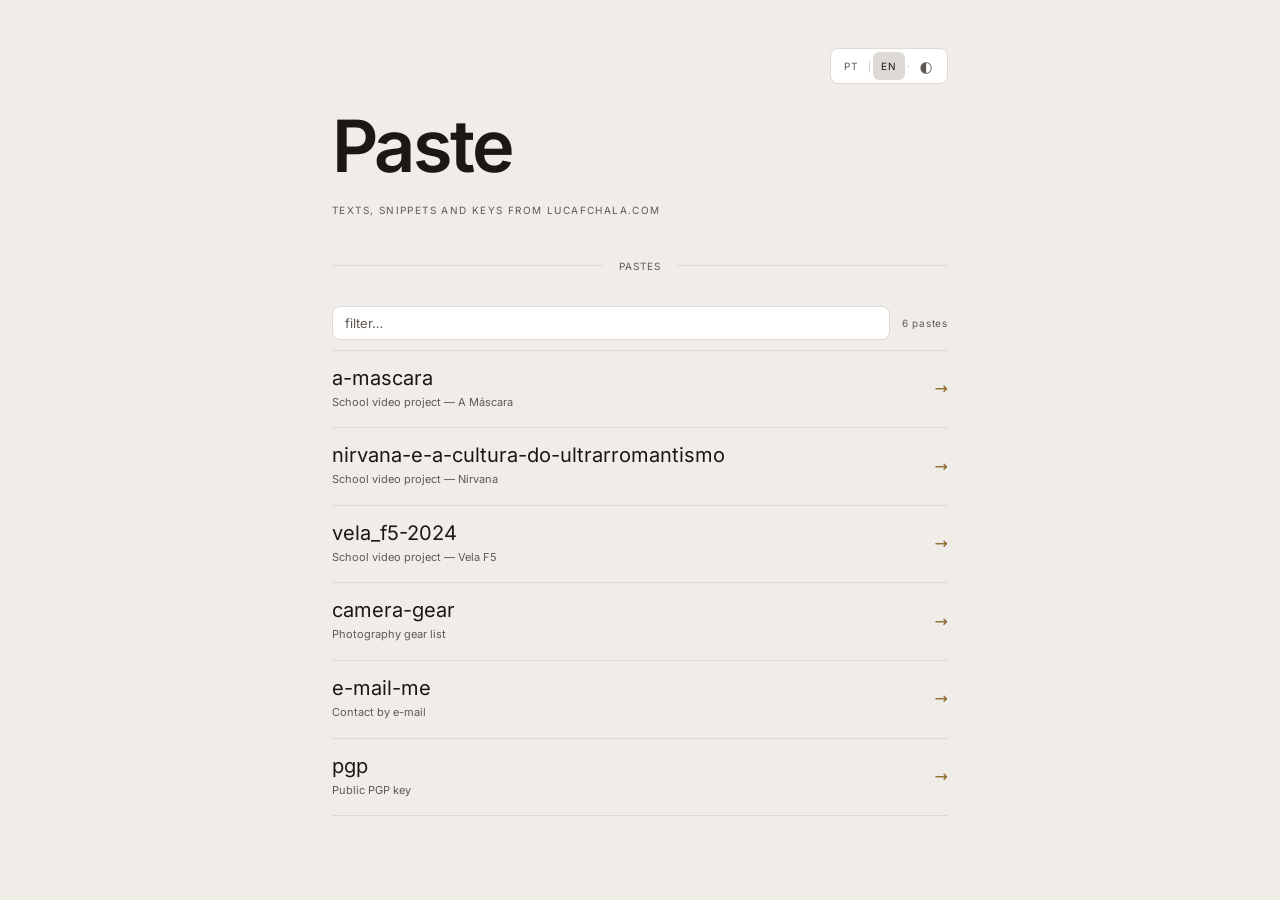
<file: index.html>
<!DOCTYPE html>
<html lang="pt-BR" data-theme="dark">

<head>
    <meta charset="UTF-8">
    <meta name="viewport" content="width=device-width, initial-scale=1.0">
    <title>Paste — lucafchala.com</title>
    <meta name="description" content="Textos, snippets e chaves públicas de Luca F. Chala.">
    <meta name="theme-color" content="#0a0a0a">
    <link rel="canonical" href="https://paste.lucafchala.com/">
    <meta property="og:type" content="website">
    <meta property="og:site_name" content="paste.lucafchala.com">
    <meta property="og:title" content="Paste — lucafchala.com">
    <meta property="og:description" content="Textos, snippets e chaves públicas de Luca F. Chala.">
    <meta property="og:url" content="https://paste.lucafchala.com/">
    <meta property="og:image" content="https://lucafchala.com/og.png">
    <meta name="twitter:card" content="summary_large_image">
    <link rel="icon" type="image/svg+xml" href="/icon.svg">
    <link rel="sitemap" type="application/xml" href="/sitemap.xml">
    <link rel="preload" href="/fonts/inter-latin-wght-normal.woff2" as="font" type="font/woff2" crossorigin>
    <link rel="stylesheet" href="/paste.css">
    <script data-cfasync="false" src="/theme.js"></script>
    <script data-cfasync="false" src="/list.js" defer></script>
</head>

<body>
    <a class="skip" href="#main" data-i18n="skip">Pular para o conteúdo</a>

    <nav class="controls" aria-label="paste.lucafchala.com">
        <div class="controls-inner" role="group" data-i18n-attr="aria-label:prefs" aria-label="Preferências">
            <button class="ctrl-btn" type="button" data-lang-btn="pt" aria-pressed="true">PT</button>
            <span class="ctrl-sep" aria-hidden="true">|</span>
            <button class="ctrl-btn" type="button" data-lang-btn="en" aria-pressed="false">EN</button>
            <span class="ctrl-sep" aria-hidden="true">·</span>
            <button class="ctrl-btn theme" type="button" id="btn-theme" data-i18n-attr="aria-label:theme" aria-label="Alternar tema">◐</button>
        </div>
    </nav>

    <header>
        <h1 class="name">Paste</h1>
        <p class="micro" data-i18n="tagline">textos, snippets e chaves de lucafchala.com</p>
        <div class="rule" data-i18n="rule">PASTES</div>
    </header>

    <main id="main">
        <div class="tools">
            <label class="sr-only" for="q" data-i18n="filter_label">Filtrar pastes</label>
            <input type="search" id="q" class="search" data-i18n-attr="placeholder:filter_ph" placeholder="filtrar…" autocomplete="off" spellcheck="false">
            <span class="count" id="count" aria-live="polite"></span>
        </div>
        <ul class="paste-list" id="paste-list"></ul>
        <noscript><p class="empty">A lista precisa de JavaScript — os dados estão em <a href="/pastes.json">/pastes.json</a>.</p></noscript>
    </main>
<script async data-cfasync="false" src="https://fotos.lucafchala.com/destaque.js"></script>
</body>

</html>
</file>
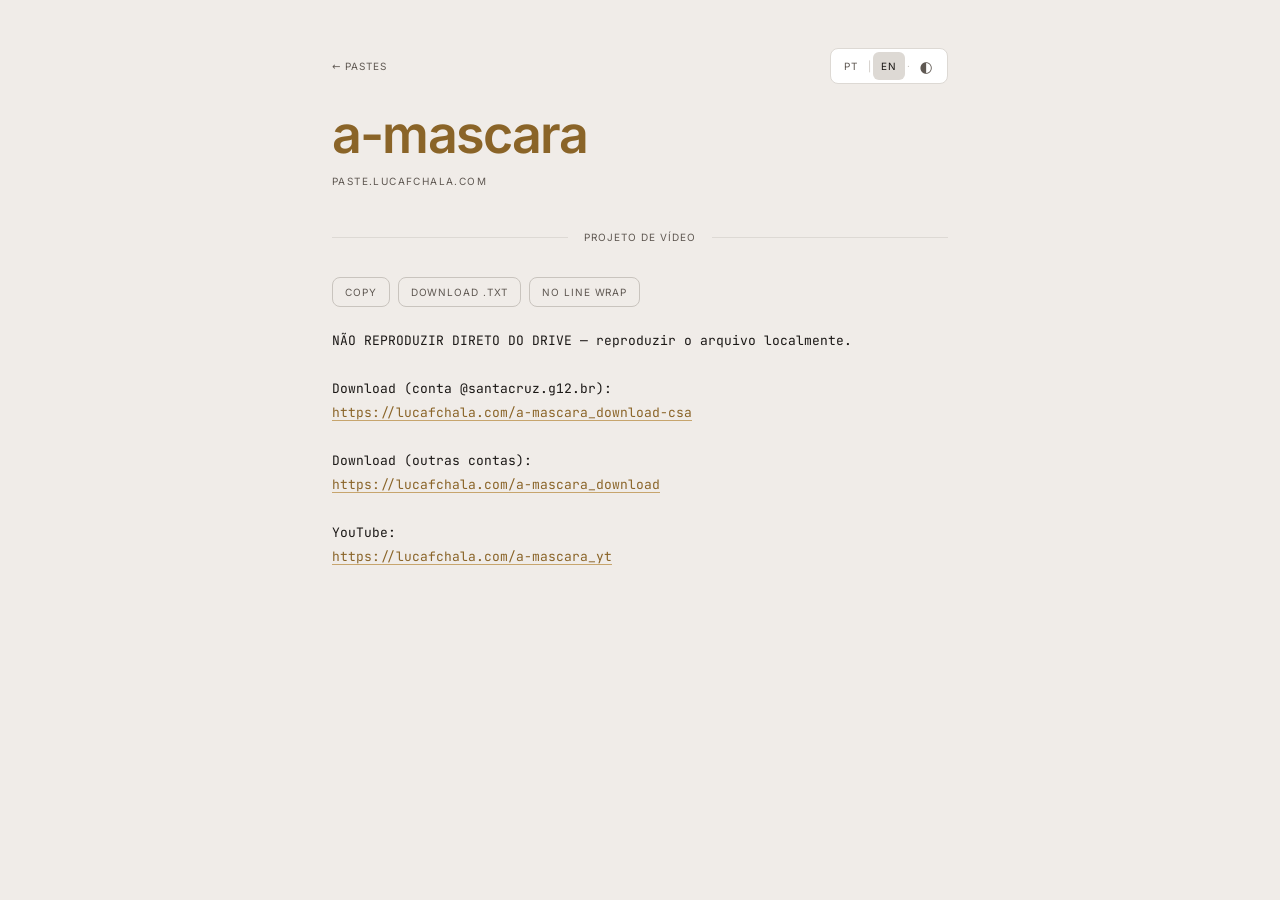
<file: a-mascara/index.html>
<!DOCTYPE html>
<!-- dash:paste-shell v2 — generated by dash.lucafchala.com (genPasteShell); rendering lives in /paste.js and /paste.css -->
<html lang="pt-BR" data-theme="dark">
<head>
<meta charset="UTF-8"><meta name="viewport" content="width=device-width, initial-scale=1.0">
<title>a-mascara — paste.lucafchala.com</title>
<meta name="description" content="Projeto de vídeo escolar — A Máscara">
<meta name="theme-color" content="#0a0a0a">
<link rel="canonical" href="https://paste.lucafchala.com/a-mascara/">
<meta property="og:type" content="article">
<meta property="og:site_name" content="paste.lucafchala.com">
<meta property="og:title" content="a-mascara">
<meta property="og:description" content="Projeto de vídeo escolar — A Máscara">
<meta property="og:url" content="https://paste.lucafchala.com/a-mascara/">
<meta name="twitter:card" content="summary">
<link rel="icon" type="image/svg+xml" href="/icon.svg">
<link rel="preload" href="/fonts/inter-latin-wght-normal.woff2" as="font" type="font/woff2" crossorigin>
<link rel="stylesheet" href="/paste.css">
<script data-cfasync="false" src="/theme.js"></script>
<script data-cfasync="false" src="/paste.js" defer></script>
</head>
<body data-slug="a-mascara" data-type="text">
<a class="skip" href="#paste-content" data-i18n="skip">Pular para o conteúdo</a>
<nav class="controls" aria-label="paste.lucafchala.com"><a href="/" class="back" data-i18n="back">← pastes</a><div class="controls-inner" role="group" data-i18n-attr="aria-label:prefs" aria-label="Preferências"><button class="ctrl-btn" type="button" data-lang-btn="pt" aria-pressed="true">PT</button><span class="ctrl-sep" aria-hidden="true">|</span><button class="ctrl-btn" type="button" data-lang-btn="en" aria-pressed="false">EN</button><span class="ctrl-sep" aria-hidden="true">·</span><button class="ctrl-btn theme" type="button" id="btn-theme" data-i18n-attr="aria-label:theme" aria-label="Alternar tema">◐</button></div></nav>
<header><h1 class="slug" id="paste-slug">a-mascara</h1><p class="micro">paste.lucafchala.com</p>
<div class="rule" id="paste-rule">PROJETO DE VÍDEO</div></header>
<main class="content" id="paste-content" lang="pt-BR">
<pre class="paste-pre" id="paste-body">NÃO REPRODUZIR DIRETO DO DRIVE — reproduzir o arquivo localmente.

Download (conta @santacruz.g12.br):
https://lucafchala.com/a-mascara_download-csa

Download (outras contas):
https://lucafchala.com/a-mascara_download

YouTube:
https://lucafchala.com/a-mascara_yt</pre>
</main>
<script async data-cfasync="false" src="https://fotos.lucafchala.com/destaque.js"></script>
</body>
</html>
</file>
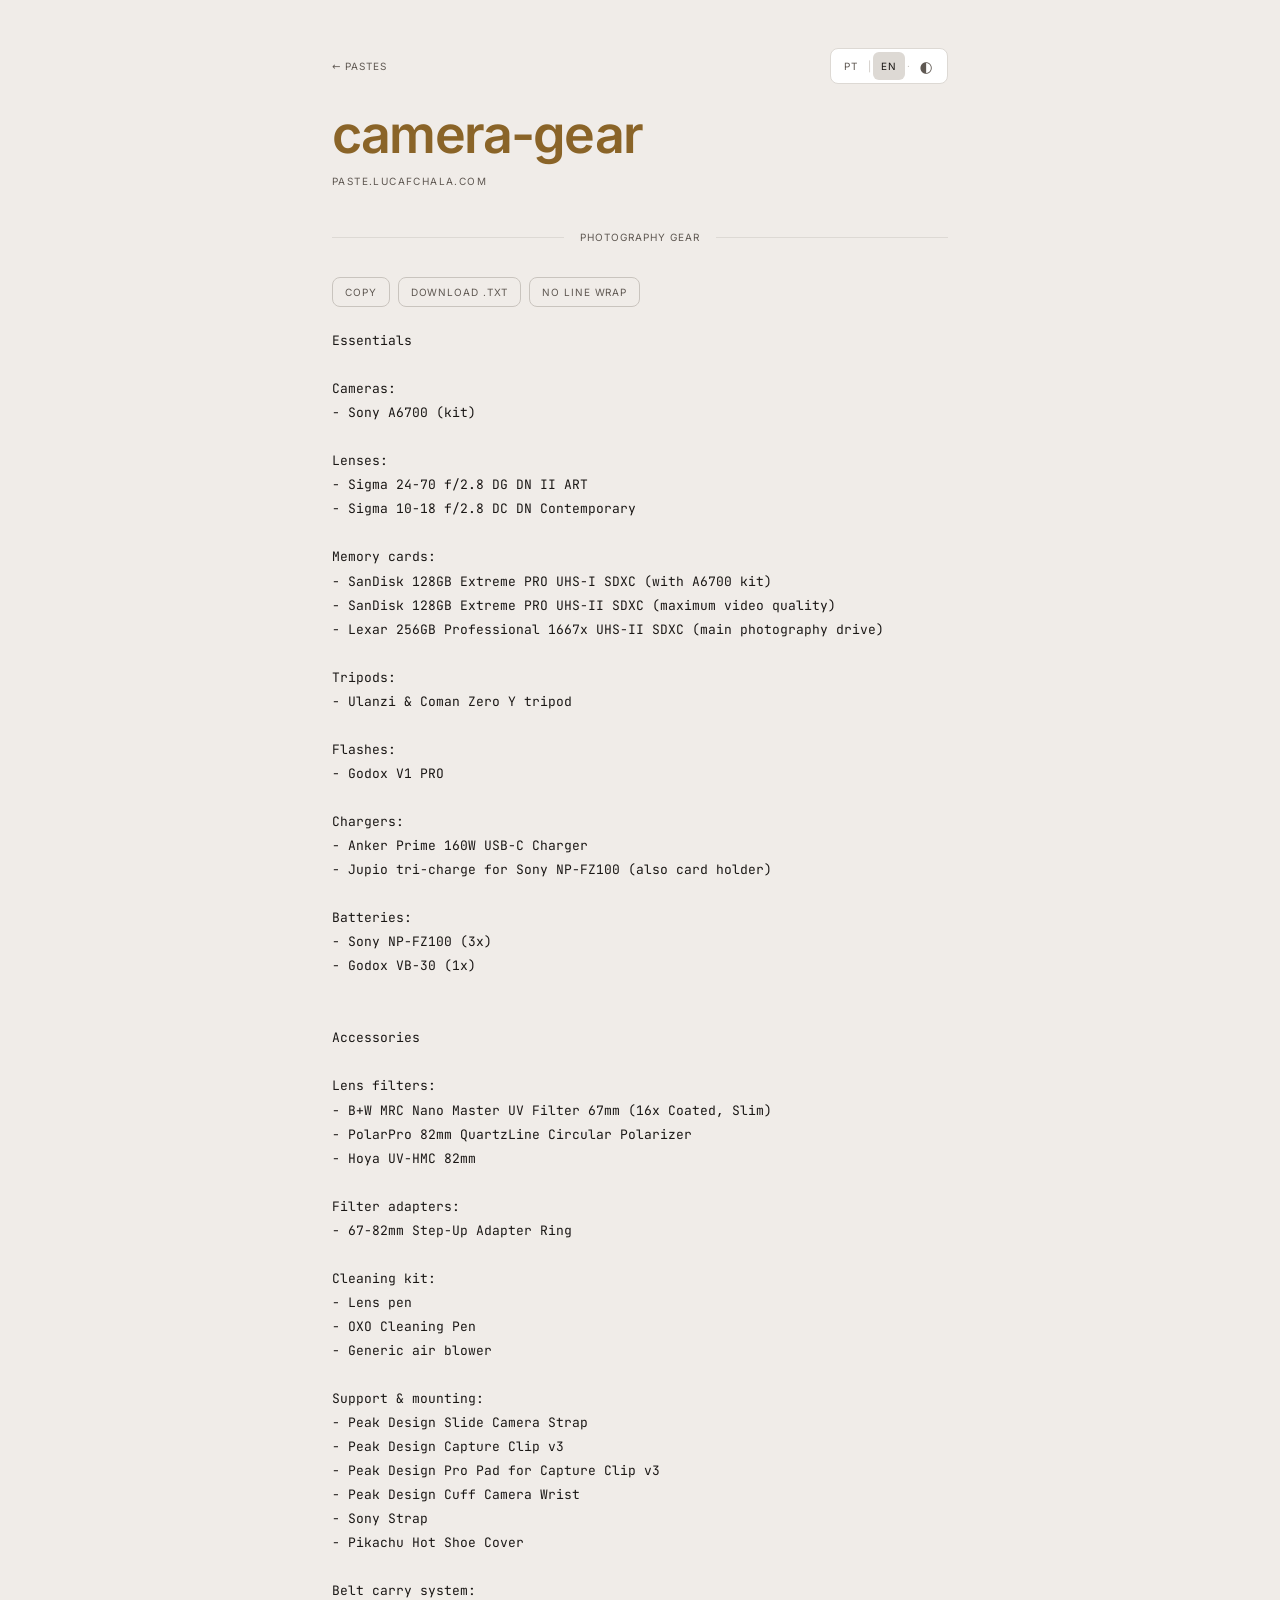
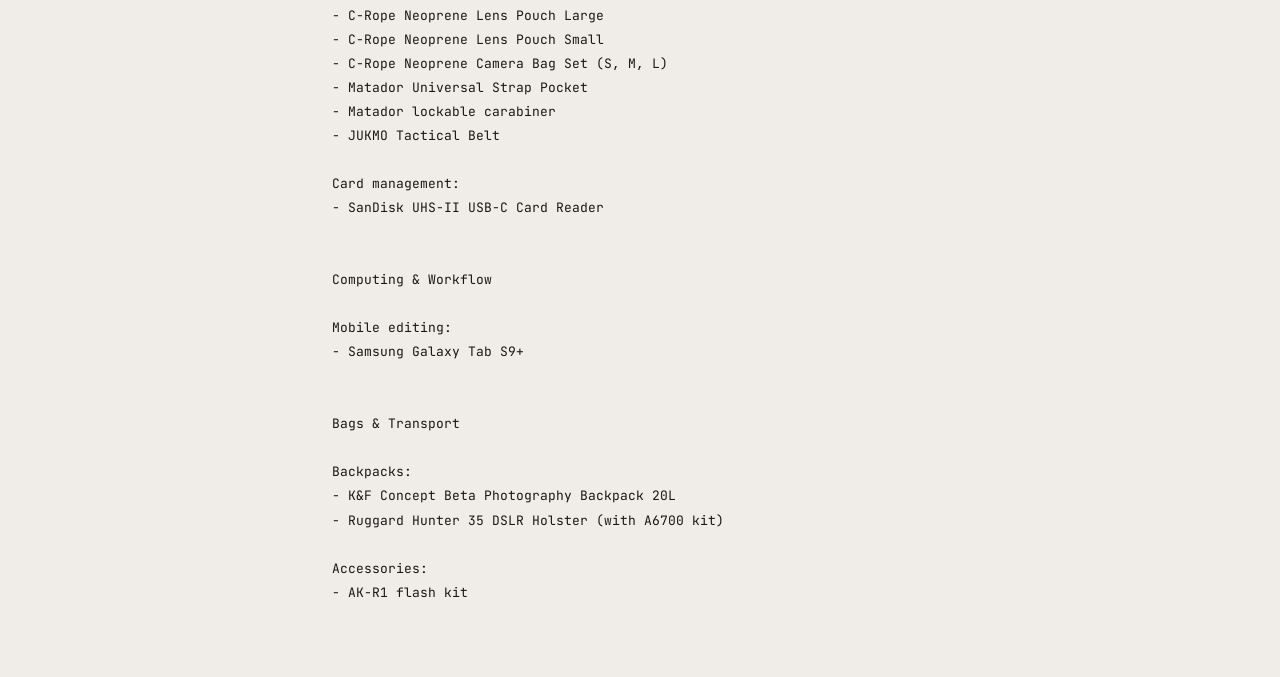
<file: camera-gear/index.html>
<!DOCTYPE html>
<!-- dash:paste-shell v2 — generated by dash.lucafchala.com (genPasteShell); rendering lives in /paste.js and /paste.css -->
<html lang="en" data-theme="dark">
<head>
<meta charset="UTF-8"><meta name="viewport" content="width=device-width, initial-scale=1.0">
<title>camera-gear — paste.lucafchala.com</title>
<meta name="description" content="Photography gear list">
<meta name="theme-color" content="#0a0a0a">
<link rel="canonical" href="https://paste.lucafchala.com/camera-gear/">
<meta property="og:type" content="article">
<meta property="og:site_name" content="paste.lucafchala.com">
<meta property="og:title" content="camera-gear">
<meta property="og:description" content="Photography gear list">
<meta property="og:url" content="https://paste.lucafchala.com/camera-gear/">
<meta name="twitter:card" content="summary">
<link rel="icon" type="image/svg+xml" href="/icon.svg">
<link rel="preload" href="/fonts/inter-latin-wght-normal.woff2" as="font" type="font/woff2" crossorigin>
<link rel="stylesheet" href="/paste.css">
<script data-cfasync="false" src="/theme.js"></script>
<script data-cfasync="false" src="/paste.js" defer></script>
</head>
<body data-slug="camera-gear" data-type="text">
<a class="skip" href="#paste-content" data-i18n="skip">Pular para o conteúdo</a>
<nav class="controls" aria-label="paste.lucafchala.com"><a href="/" class="back" data-i18n="back">← pastes</a><div class="controls-inner" role="group" data-i18n-attr="aria-label:prefs" aria-label="Preferências"><button class="ctrl-btn" type="button" data-lang-btn="pt" aria-pressed="true">PT</button><span class="ctrl-sep" aria-hidden="true">|</span><button class="ctrl-btn" type="button" data-lang-btn="en" aria-pressed="false">EN</button><span class="ctrl-sep" aria-hidden="true">·</span><button class="ctrl-btn theme" type="button" id="btn-theme" data-i18n-attr="aria-label:theme" aria-label="Alternar tema">◐</button></div></nav>
<header><h1 class="slug" id="paste-slug">camera-gear</h1><p class="micro">paste.lucafchala.com</p>
<div class="rule" id="paste-rule">PHOTOGRAPHY GEAR</div></header>
<main class="content" id="paste-content" lang="en">
<pre class="paste-pre" id="paste-body">Essentials

Cameras:
- Sony A6700 (kit)

Lenses:
- Sigma 24-70 f/2.8 DG DN II ART
- Sigma 10-18 f/2.8 DC DN Contemporary

Memory cards:
- SanDisk 128GB Extreme PRO UHS-I SDXC (with A6700 kit)
- SanDisk 128GB Extreme PRO UHS-II SDXC (maximum video quality)
- Lexar 256GB Professional 1667x UHS-II SDXC (main photography drive)

Tripods:
- Ulanzi &amp; Coman Zero Y tripod

Flashes:
- Godox V1 PRO

Chargers:
- Anker Prime 160W USB-C Charger
- Jupio tri-charge for Sony NP-FZ100 (also card holder)

Batteries:
- Sony NP-FZ100 (3x)
- Godox VB-30 (1x)


Accessories

Lens filters:
- B+W MRC Nano Master UV Filter 67mm (16x Coated, Slim)
- PolarPro 82mm QuartzLine Circular Polarizer
- Hoya UV-HMC 82mm

Filter adapters:
- 67-82mm Step-Up Adapter Ring

Cleaning kit:
- Lens pen
- OXO Cleaning Pen
- Generic air blower

Support &amp; mounting:
- Peak Design Slide Camera Strap
- Peak Design Capture Clip v3
- Peak Design Pro Pad for Capture Clip v3
- Peak Design Cuff Camera Wrist
- Sony Strap
- Pikachu Hot Shoe Cover

Belt carry system:
- C-Rope Neoprene Lens Pouch Large
- C-Rope Neoprene Lens Pouch Small
- C-Rope Neoprene Camera Bag Set (S, M, L)
- Matador Universal Strap Pocket
- Matador lockable carabiner
- JUKMO Tactical Belt

Card management:
- SanDisk UHS-II USB-C Card Reader


Computing &amp; Workflow

Mobile editing:
- Samsung Galaxy Tab S9+


Bags &amp; Transport

Backpacks:
- K&amp;F Concept Beta Photography Backpack 20L
- Ruggard Hunter 35 DSLR Holster (with A6700 kit)

Accessories:
- AK-R1 flash kit</pre>
</main>
<script async data-cfasync="false" src="https://fotos.lucafchala.com/destaque.js"></script>
</body>
</html>
</file>
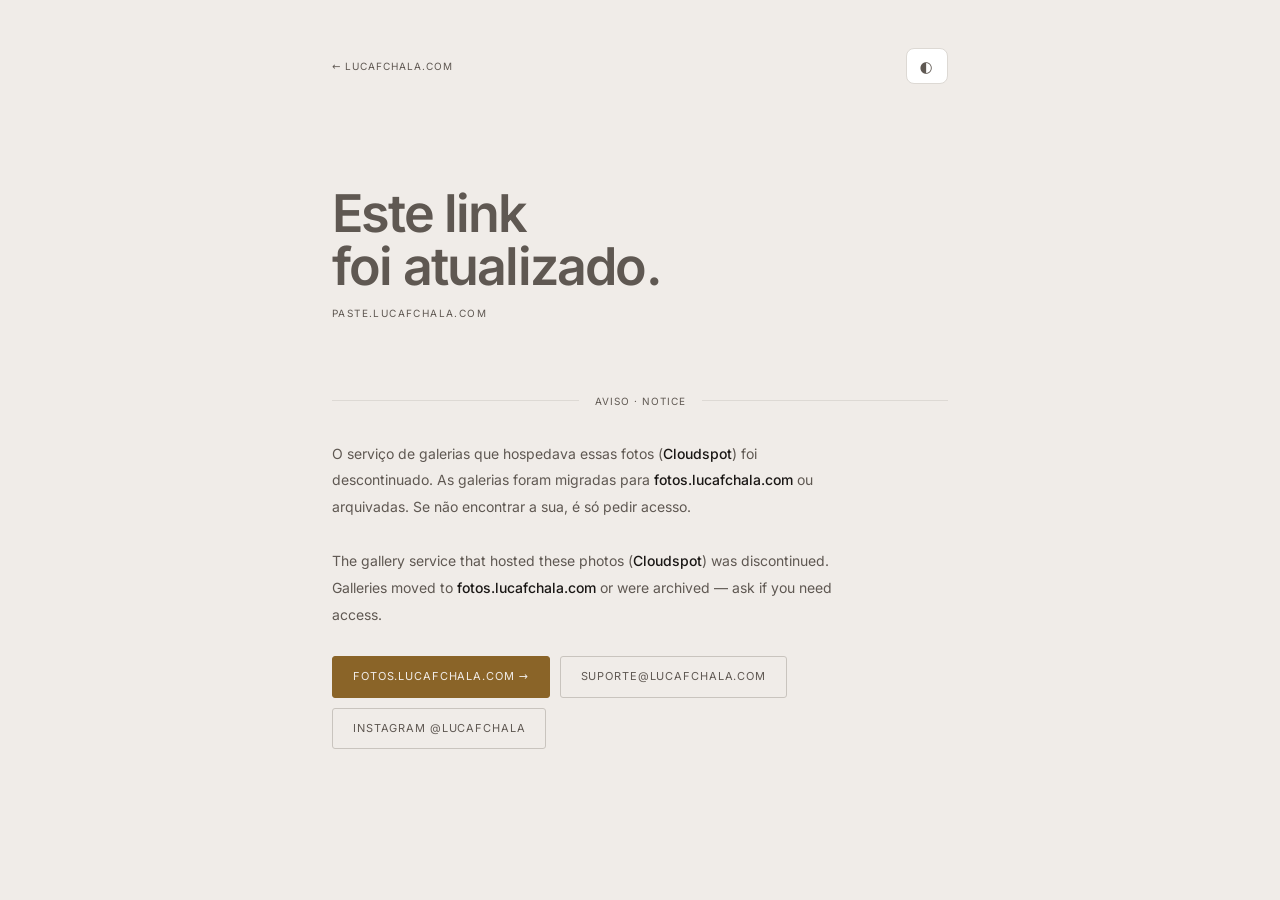
<file: cloudspot_deprecation/index.html>
<!DOCTYPE html>
<html lang="pt-BR" data-theme="dark">

<head>
    <meta charset="UTF-8">
    <meta name="viewport" content="width=device-width, initial-scale=1.0">
    <title>Galeria movida — paste.lucafchala.com</title>
    <meta name="description" content="O serviço de galerias Cloudspot foi descontinuado. As fotos estão em fotos.lucafchala.com.">
    <meta name="robots" content="noindex">
    <meta name="theme-color" content="#0d0c0a">
    <link rel="icon" type="image/svg+xml" href="/icon.svg">
    <link rel="stylesheet" href="/paste.css">
    <script data-cfasync="false" src="/theme.js"></script>
    <script data-cfasync="false" src="/paste.js" defer></script>
    <style>
        body { display: flex; flex-direction: column; }
        main { flex: 1; display: flex; flex-direction: column; justify-content: center; }
        .slug { color: var(--muted); }
        .msg { font-size: 14px; color: var(--muted); line-height: 1.9; margin-bottom: 28px; max-width: 520px; }
        .msg strong { color: var(--text); font-weight: 500; }
        .links { display: flex; flex-wrap: wrap; gap: 10px; }
        .btn { display: inline-flex; align-items: center; gap: 8px; padding: 11px 20px; border-radius: 3px; font-size: 11px; letter-spacing: 0.08em; text-transform: uppercase; text-decoration: none; }
        .btn-primary { background: var(--accent); color: var(--bg); border: 1px solid var(--accent); }
        .btn-primary:hover { opacity: 0.85; }
        .btn-ghost { border: 1px solid var(--border-strong); color: var(--muted); }
        .btn-ghost:hover { border-color: var(--accent-dim); color: var(--text); }
    </style>
</head>

<body>
    <a class="skip" href="#main" data-i18n="skip">Pular para o conteúdo</a>
    <div class="controls">
        <a href="https://lucafchala.com/" class="back">← lucafchala.com</a>
        <div class="controls-inner">
            <button class="ctrl-btn theme" type="button" id="btn-theme" aria-label="Alternar tema">◐</button>
        </div>
    </div>

    <main id="main">
        <header>
            <h1 class="slug">Este link<br>foi atualizado.</h1>
            <p class="micro">paste.lucafchala.com</p>
        </header>

        <div class="rule">AVISO · NOTICE</div>

        <div class="content">
            <p class="msg">
                O serviço de galerias que hospedava essas fotos (<strong>Cloudspot</strong>) foi descontinuado.
                As galerias foram migradas para <strong>fotos.lucafchala.com</strong> ou arquivadas.
                Se não encontrar a sua, é só pedir acesso.
            </p>
            <p class="msg" lang="en">
                The gallery service that hosted these photos (<strong>Cloudspot</strong>) was discontinued.
                Galleries moved to <strong>fotos.lucafchala.com</strong> or were archived — ask if you need access.
            </p>
            <div class="links">
                <a href="https://fotos.lucafchala.com/" class="btn btn-primary">fotos.lucafchala.com →</a>
                <a href="mailto:suporte@lucafchala.com" class="btn btn-ghost">suporte@lucafchala.com</a>
                <a href="https://lucafchala.com/instagram" class="btn btn-ghost">Instagram @lucafchala</a>
            </div>
        </div>
    </main>
<script async data-cfasync="false" src="https://fotos.lucafchala.com/destaque.js"></script>
</body>

</html>
</file>
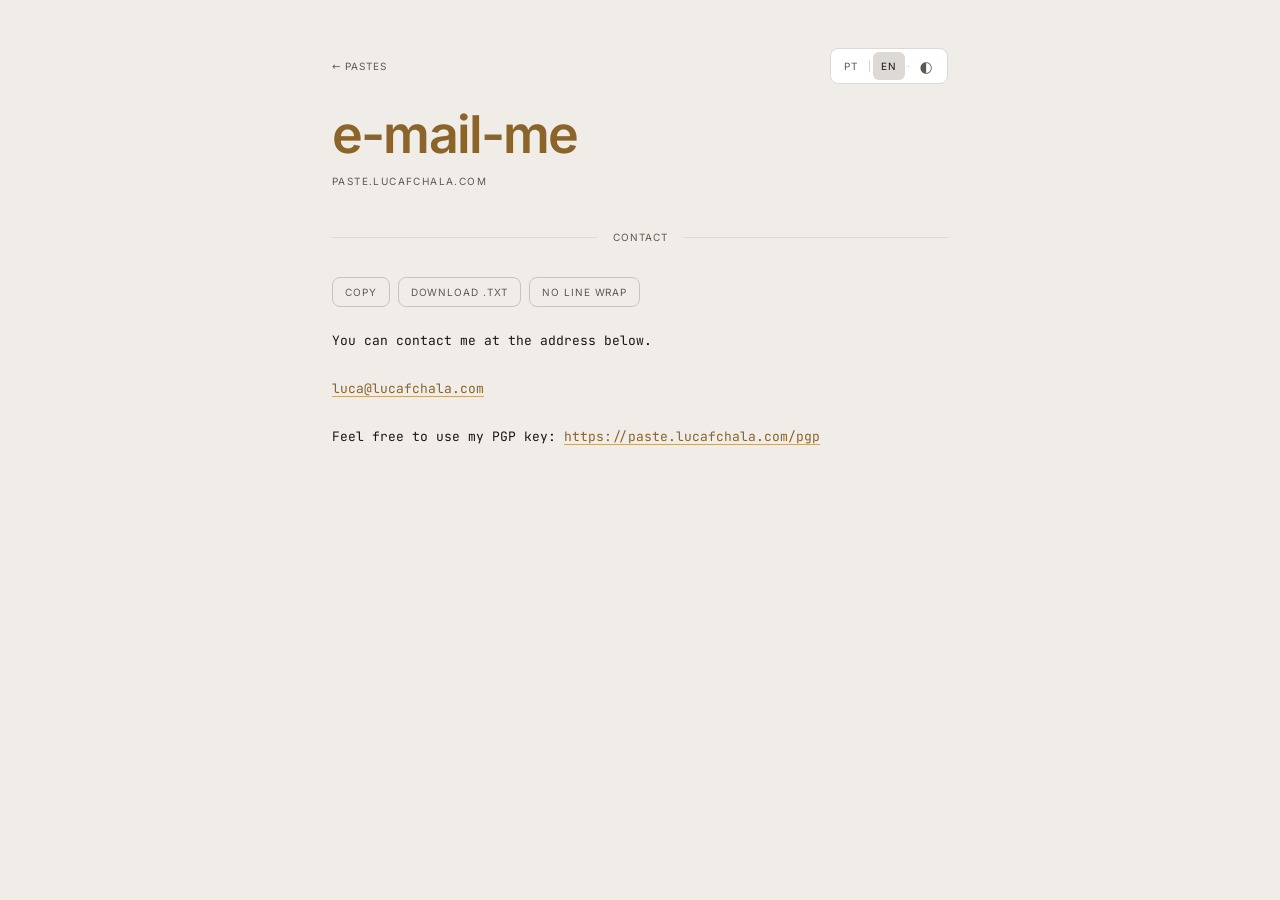
<file: e-mail-me/index.html>
<!DOCTYPE html>
<!-- dash:paste-shell v2 — generated by dash.lucafchala.com (genPasteShell); rendering lives in /paste.js and /paste.css -->
<html lang="en" data-theme="dark">
<head>
<meta charset="UTF-8"><meta name="viewport" content="width=device-width, initial-scale=1.0">
<title>e-mail-me — paste.lucafchala.com</title>
<meta name="description" content="Contact by e-mail">
<meta name="theme-color" content="#0a0a0a">
<link rel="canonical" href="https://paste.lucafchala.com/e-mail-me/">
<meta property="og:type" content="article">
<meta property="og:site_name" content="paste.lucafchala.com">
<meta property="og:title" content="e-mail-me">
<meta property="og:description" content="Contact by e-mail">
<meta property="og:url" content="https://paste.lucafchala.com/e-mail-me/">
<meta name="twitter:card" content="summary">
<link rel="icon" type="image/svg+xml" href="/icon.svg">
<link rel="preload" href="/fonts/inter-latin-wght-normal.woff2" as="font" type="font/woff2" crossorigin>
<link rel="stylesheet" href="/paste.css">
<script data-cfasync="false" src="/theme.js"></script>
<script data-cfasync="false" src="/paste.js" defer></script>
</head>
<body data-slug="e-mail-me" data-type="text">
<a class="skip" href="#paste-content" data-i18n="skip">Pular para o conteúdo</a>
<nav class="controls" aria-label="paste.lucafchala.com"><a href="/" class="back" data-i18n="back">← pastes</a><div class="controls-inner" role="group" data-i18n-attr="aria-label:prefs" aria-label="Preferências"><button class="ctrl-btn" type="button" data-lang-btn="pt" aria-pressed="true">PT</button><span class="ctrl-sep" aria-hidden="true">|</span><button class="ctrl-btn" type="button" data-lang-btn="en" aria-pressed="false">EN</button><span class="ctrl-sep" aria-hidden="true">·</span><button class="ctrl-btn theme" type="button" id="btn-theme" data-i18n-attr="aria-label:theme" aria-label="Alternar tema">◐</button></div></nav>
<header><h1 class="slug" id="paste-slug">e-mail-me</h1><p class="micro">paste.lucafchala.com</p>
<div class="rule" id="paste-rule">CONTACT</div></header>
<main class="content" id="paste-content" lang="en">
<pre class="paste-pre" id="paste-body">You can contact me at the address below.

luca@lucafchala.com

Feel free to use my PGP key: https://paste.lucafchala.com/pgp</pre>
</main>
<script async data-cfasync="false" src="https://fotos.lucafchala.com/destaque.js"></script>
</body>
</html>
</file>
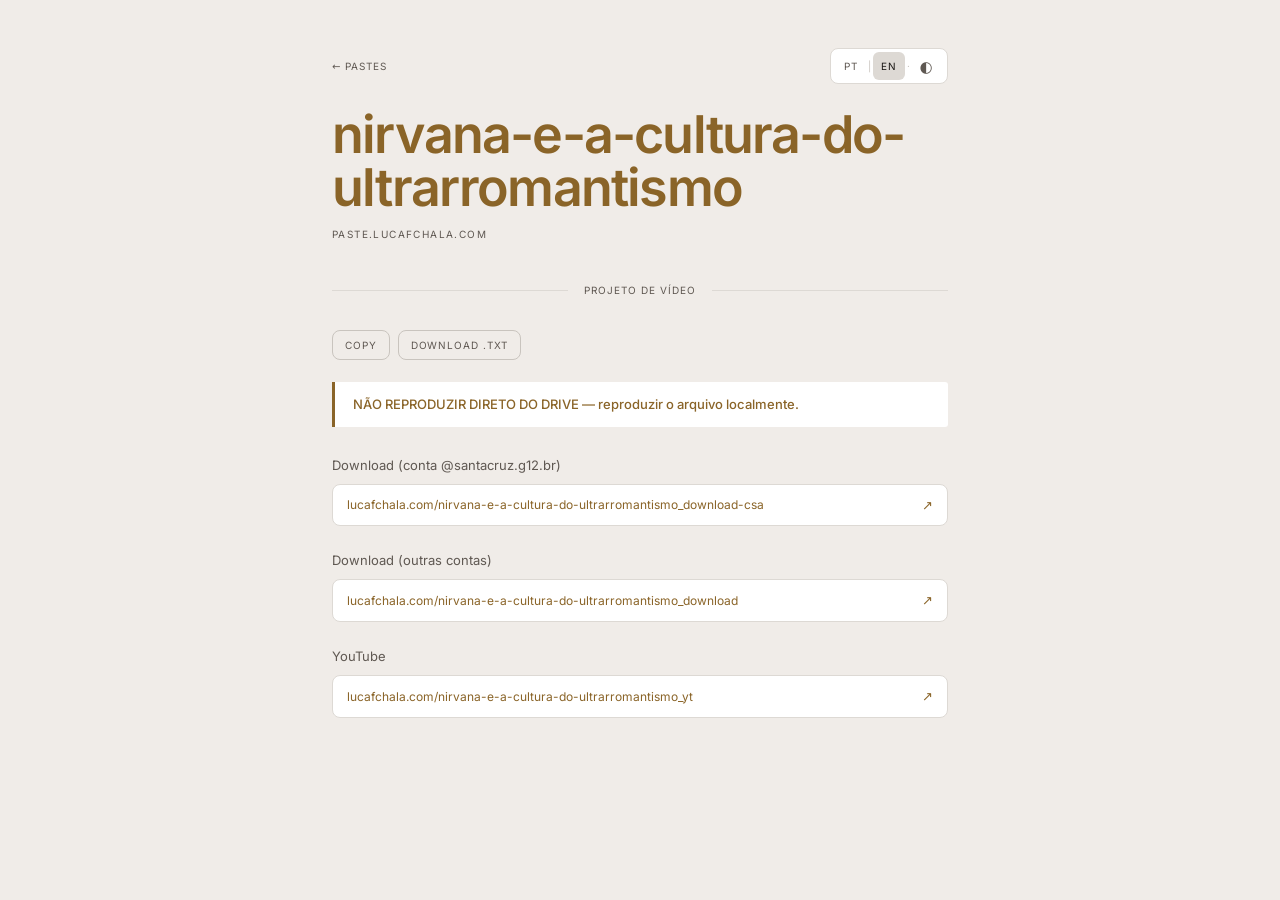
<file: nirvana-e-a-cultura-do-ultrarromantismo/index.html>
<!DOCTYPE html>
<!-- dash:paste-shell v2 — generated by dash.lucafchala.com (genPasteShell); rendering lives in /paste.js and /paste.css -->
<html lang="pt-BR" data-theme="dark">
<head>
<meta charset="UTF-8"><meta name="viewport" content="width=device-width, initial-scale=1.0">
<title>nirvana-e-a-cultura-do-ultrarromantismo — paste.lucafchala.com</title>
<meta name="description" content="Projeto de vídeo escolar — Nirvana">
<meta name="theme-color" content="#0a0a0a">
<link rel="canonical" href="https://paste.lucafchala.com/nirvana-e-a-cultura-do-ultrarromantismo/">
<meta property="og:type" content="article">
<meta property="og:site_name" content="paste.lucafchala.com">
<meta property="og:title" content="nirvana-e-a-cultura-do-ultrarromantismo">
<meta property="og:description" content="Projeto de vídeo escolar — Nirvana">
<meta property="og:url" content="https://paste.lucafchala.com/nirvana-e-a-cultura-do-ultrarromantismo/">
<meta name="twitter:card" content="summary">
<link rel="icon" type="image/svg+xml" href="/icon.svg">
<link rel="preload" href="/fonts/inter-latin-wght-normal.woff2" as="font" type="font/woff2" crossorigin>
<link rel="stylesheet" href="/paste.css">
<script data-cfasync="false" src="/theme.js"></script>
<script data-cfasync="false" src="/paste.js" defer></script>
</head>
<body data-slug="nirvana-e-a-cultura-do-ultrarromantismo" data-type="links">
<a class="skip" href="#paste-content" data-i18n="skip">Pular para o conteúdo</a>
<nav class="controls" aria-label="paste.lucafchala.com"><a href="/" class="back" data-i18n="back">← pastes</a><div class="controls-inner" role="group" data-i18n-attr="aria-label:prefs" aria-label="Preferências"><button class="ctrl-btn" type="button" data-lang-btn="pt" aria-pressed="true">PT</button><span class="ctrl-sep" aria-hidden="true">|</span><button class="ctrl-btn" type="button" data-lang-btn="en" aria-pressed="false">EN</button><span class="ctrl-sep" aria-hidden="true">·</span><button class="ctrl-btn theme" type="button" id="btn-theme" data-i18n-attr="aria-label:theme" aria-label="Alternar tema">◐</button></div></nav>
<header><h1 class="slug" id="paste-slug">nirvana-e-a-cultura-do-ultrarromantismo</h1><p class="micro">paste.lucafchala.com</p>
<div class="rule" id="paste-rule">PROJETO DE VÍDEO</div></header>
<main class="content" id="paste-content" lang="pt-BR">
<pre class="paste-pre" id="paste-body">NÃO REPRODUZIR DIRETO DO DRIVE — reproduzir o arquivo localmente.

Download (conta @santacruz.g12.br):
https://lucafchala.com/nirvana-e-a-cultura-do-ultrarromantismo_download-csa

Download (outras contas):
https://lucafchala.com/nirvana-e-a-cultura-do-ultrarromantismo_download

YouTube:
https://lucafchala.com/nirvana-e-a-cultura-do-ultrarromantismo_yt</pre>
</main>
<script async data-cfasync="false" src="https://fotos.lucafchala.com/destaque.js"></script>
</body>
</html>
</file>
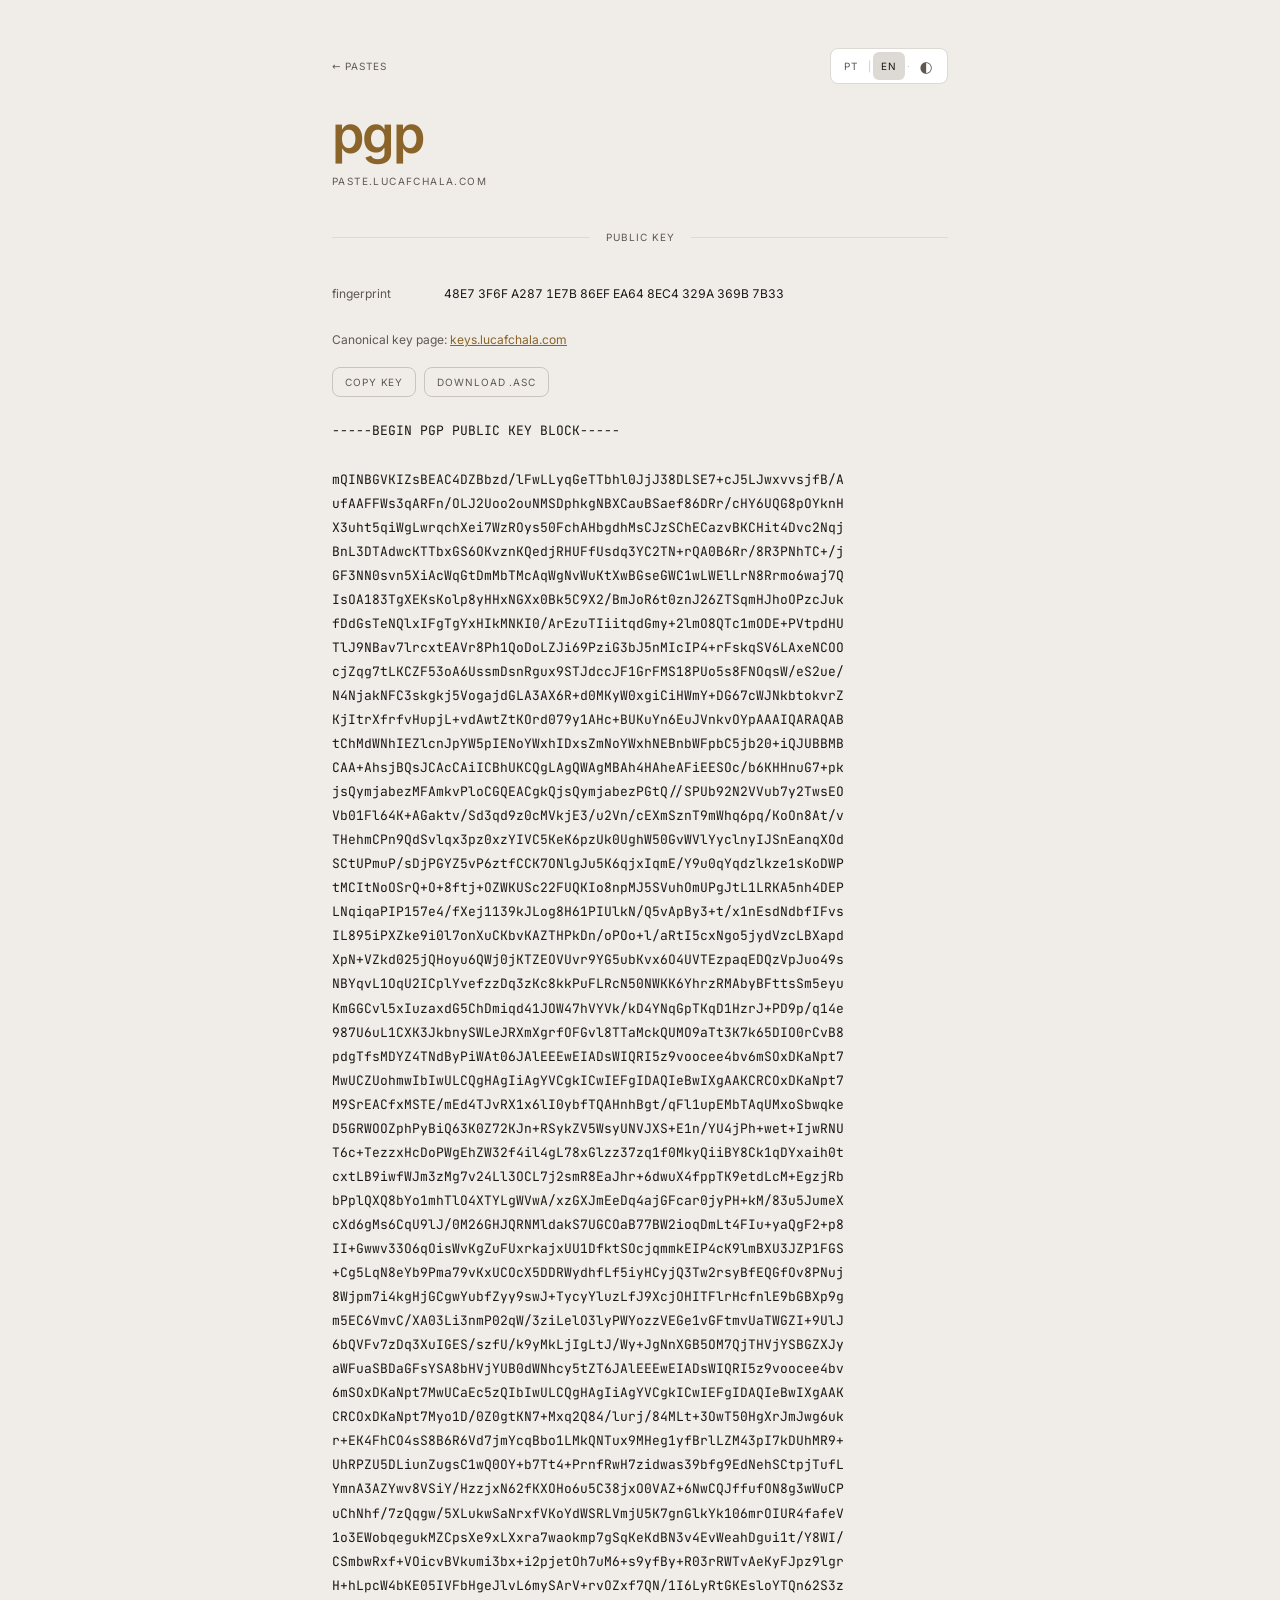
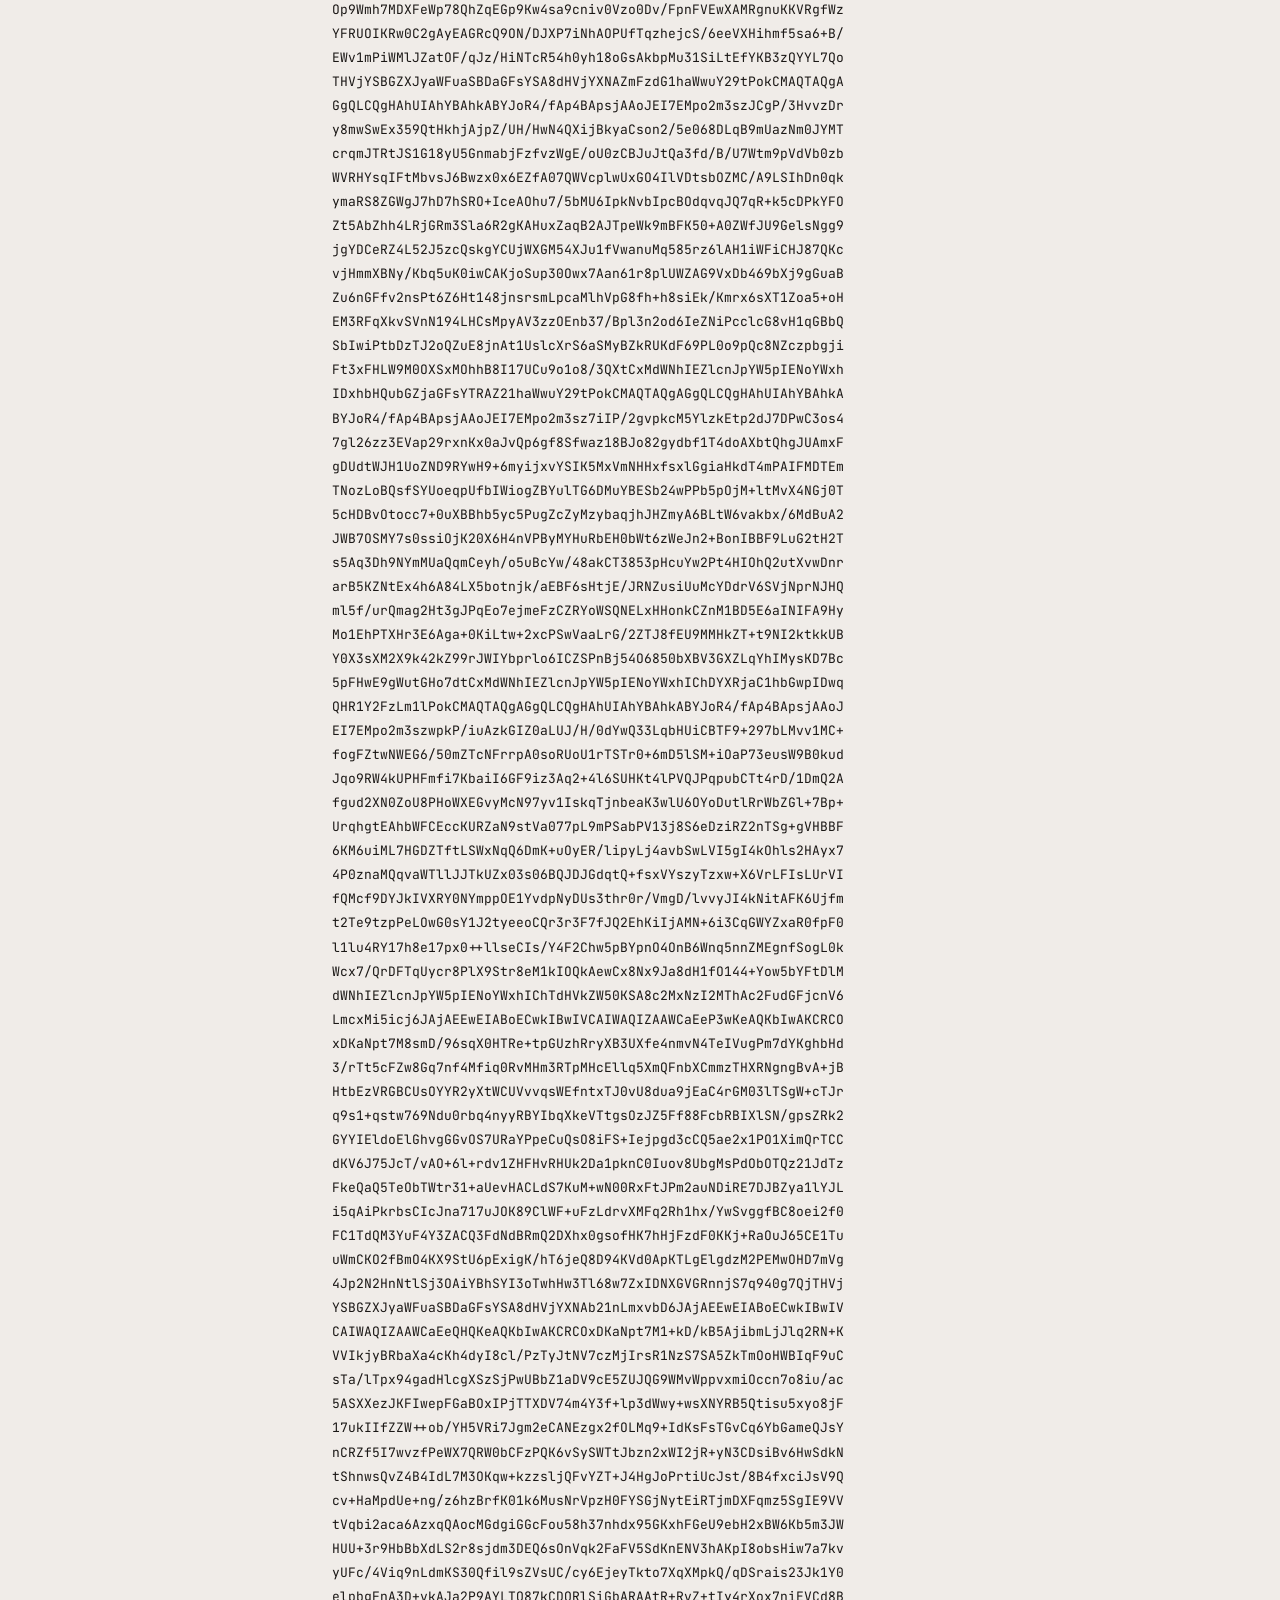
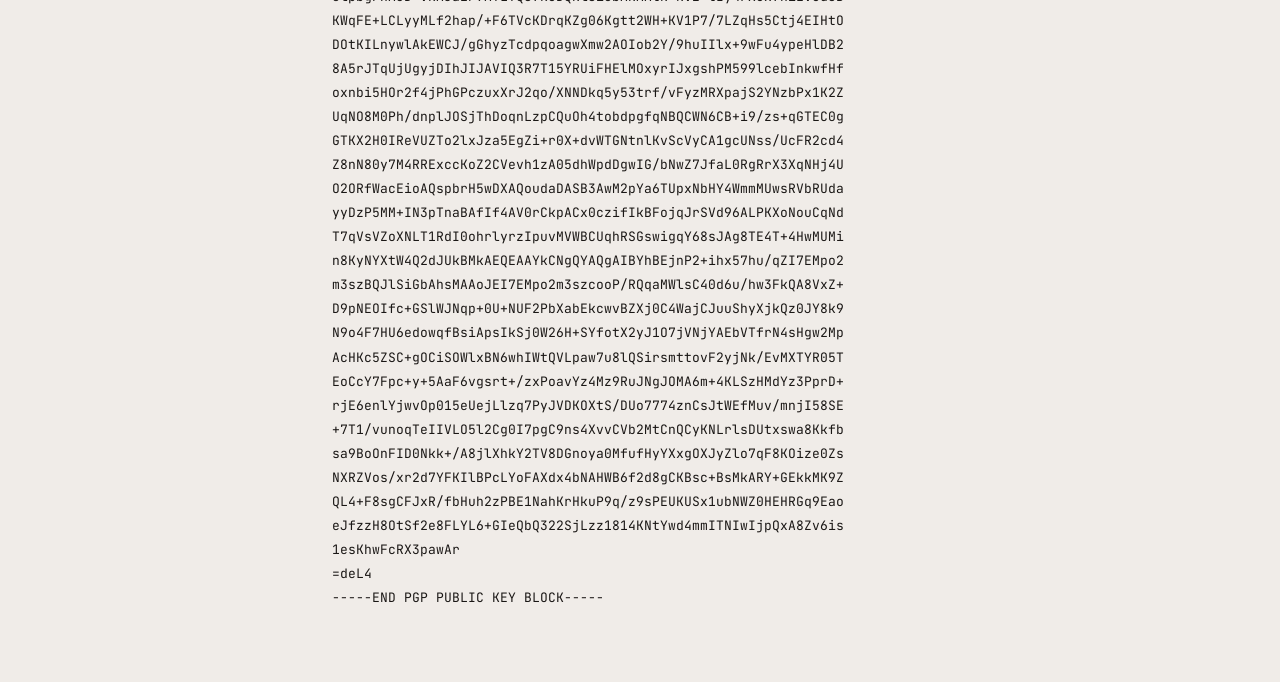
<file: pgp/index.html>
<!DOCTYPE html>
<!-- dash:paste-shell v2 — generated by dash.lucafchala.com (genPasteShell); rendering lives in /paste.js and /paste.css -->
<html lang="en" data-theme="dark">
<head>
<meta charset="UTF-8"><meta name="viewport" content="width=device-width, initial-scale=1.0">
<title>pgp — paste.lucafchala.com</title>
<meta name="description" content="Public PGP key">
<meta name="theme-color" content="#0a0a0a">
<link rel="canonical" href="https://paste.lucafchala.com/pgp/">
<meta property="og:type" content="article">
<meta property="og:site_name" content="paste.lucafchala.com">
<meta property="og:title" content="pgp">
<meta property="og:description" content="Public PGP key">
<meta property="og:url" content="https://paste.lucafchala.com/pgp/">
<meta name="twitter:card" content="summary">
<link rel="icon" type="image/svg+xml" href="/icon.svg">
<link rel="preload" href="/fonts/inter-latin-wght-normal.woff2" as="font" type="font/woff2" crossorigin>
<link rel="stylesheet" href="/paste.css">
<script data-cfasync="false" src="/theme.js"></script>
<script data-cfasync="false" src="/paste.js" defer></script>
</head>
<body data-slug="pgp" data-type="pgp">
<a class="skip" href="#paste-content" data-i18n="skip">Pular para o conteúdo</a>
<nav class="controls" aria-label="paste.lucafchala.com"><a href="/" class="back" data-i18n="back">← pastes</a><div class="controls-inner" role="group" data-i18n-attr="aria-label:prefs" aria-label="Preferências"><button class="ctrl-btn" type="button" data-lang-btn="pt" aria-pressed="true">PT</button><span class="ctrl-sep" aria-hidden="true">|</span><button class="ctrl-btn" type="button" data-lang-btn="en" aria-pressed="false">EN</button><span class="ctrl-sep" aria-hidden="true">·</span><button class="ctrl-btn theme" type="button" id="btn-theme" data-i18n-attr="aria-label:theme" aria-label="Alternar tema">◐</button></div></nav>
<header><h1 class="slug" id="paste-slug">pgp</h1><p class="micro">paste.lucafchala.com</p>
<div class="rule" id="paste-rule">PUBLIC KEY</div></header>
<main class="content" id="paste-content" lang="en">
<dl class="meta"><div class="meta-row"><dt class="meta-label">fingerprint</dt><dd class="meta-val" id="paste-fp">48E7 3F6F A287 1E7B 86EF  EA64 8EC4 329A 369B 7B33</dd></div></dl>
<pre class="paste-pre" id="paste-body">-----BEGIN PGP PUBLIC KEY BLOCK-----

mQINBGVKIZsBEAC4DZBbzd/lFwLLyqGeTTbhl0JjJ38DLSE7+cJ5LJwxvvsjfB/A
ufAAFFWs3qARFn/OLJ2Uoo2ouNMSDphkgNBXCauBSaef86DRr/cHY6UQG8pOYknH
X3uht5qiWgLwrqchXei7WzROys50FchAHbgdhMsCJzSChECazvBKCHit4Dvc2Nqj
BnL3DTAdwcKTTbxGS6OKvznKQedjRHUFfUsdq3YC2TN+rQA0B6Rr/8R3PNhTC+/j
GF3NN0svn5XiAcWqGtDmMbTMcAqWgNvWuKtXwBGseGWC1wLWElLrN8Rrmo6waj7Q
IsOA183TgXEKsKolp8yHHxNGXx0Bk5C9X2/BmJoR6t0znJ26ZTSqmHJhoOPzcJuk
fDdGsTeNQlxIFgTgYxHIkMNKI0/ArEzuTIiitqdGmy+2lmO8QTc1mODE+PVtpdHU
TlJ9NBav7lrcxtEAVr8Ph1QoDoLZJi69PziG3bJ5nMIcIP4+rFskqSV6LAxeNCOO
cjZqg7tLKCZF53oA6UssmDsnRgux9STJdccJF1GrFMS18PUo5s8FNOqsW/eS2ue/
N4NjakNFC3skgkj5VogajdGLA3AX6R+d0MKyW0xgiCiHWmY+DG67cWJNkbtokvrZ
KjItrXfrfvHupjL+vdAwtZtKOrd079y1AHc+BUKuYn6EuJVnkvOYpAAAIQARAQAB
tChMdWNhIEZlcnJpYW5pIENoYWxhIDxsZmNoYWxhNEBnbWFpbC5jb20+iQJUBBMB
CAA+AhsjBQsJCAcCAiICBhUKCQgLAgQWAgMBAh4HAheAFiEESOc/b6KHHnuG7+pk
jsQymjabezMFAmkvPloCGQEACgkQjsQymjabezPGtQ//SPUb92N2VVub7y2TwsEO
Vb01Fl64K+AGaktv/Sd3qd9z0cMVkjE3/u2Vn/cEXmSznT9mWhq6pq/KoOn8At/v
THehmCPn9QdSvlqx3pz0xzYIVC5KeK6pzUk0UghW50GvWVlYyclnyIJSnEanqXOd
SCtUPmuP/sDjPGYZ5vP6ztfCCK7ONlgJu5K6qjxIqmE/Y9u0qYqdzlkze1sKoDWP
tMCItNoOSrQ+O+8ftj+OZWKUSc22FUQKIo8npMJ5SVuhOmUPgJtL1LRKA5nh4DEP
LNqiqaPIP157e4/fXej1139kJLog8H61PIUlkN/Q5vApBy3+t/x1nEsdNdbfIFvs
IL895iPXZke9i0l7onXuCKbvKAZTHPkDn/oPOo+l/aRtI5cxNgo5jydVzcLBXapd
XpN+VZkd025jQHoyu6QWj0jKTZEOVUvr9YG5ubKvx6O4UVTEzpaqEDQzVpJuo49s
NBYqvL1OqU2ICplYvefzzDq3zKc8kkPuFLRcN50NWKK6YhrzRMAbyBFttsSm5eyu
KmGGCvl5xIuzaxdG5ChDmiqd41JOW47hVYVk/kD4YNqGpTKqD1HzrJ+PD9p/q14e
987U6uL1CXK3JkbnySWLeJRXmXgrfOFGvl8TTaMckQUMO9aTt3K7k65DIO0rCvB8
pdgTfsMDYZ4TNdByPiWAt06JAlEEEwEIADsWIQRI5z9voocee4bv6mSOxDKaNpt7
MwUCZUohmwIbIwULCQgHAgIiAgYVCgkICwIEFgIDAQIeBwIXgAAKCRCOxDKaNpt7
M9SrEACfxMSTE/mEd4TJvRX1x6lI0ybfTQAHnhBgt/qFl1upEMbTAqUMxoSbwqke
D5GRWOOZphPyBiQ63K0Z72KJn+RSykZV5WsyUNVJXS+E1n/YU4jPh+wet+IjwRNU
T6c+TezzxHcDoPWgEhZW32f4il4gL78xGlzz37zq1f0MkyQiiBY8Ck1qDYxaih0t
cxtLB9iwfWJm3zMg7v24Ll3OCL7j2smR8EaJhr+6dwuX4fppTK9etdLcM+EgzjRb
bPplQXQ8bYo1mhTlO4XTYLgWVwA/xzGXJmEeDq4ajGFcar0jyPH+kM/83u5JumeX
cXd6gMs6CqU9lJ/0M26GHJQRNMldakS7UGCOaB77BW2ioqDmLt4FIu+yaQgF2+p8
II+Gwwv33O6qOisWvKgZuFUxrkajxUU1DfktSOcjqmmkEIP4cK9lmBXU3JZP1FGS
+Cg5LqN8eYb9Pma79vKxUCOcX5DDRWydhfLf5iyHCyjQ3Tw2rsyBfEQGfOv8PNuj
8Wjpm7i4kgHjGCgwYubfZyy9swJ+TycyYluzLfJ9XcjOHITFlrHcfnlE9bGBXp9g
m5EC6VmvC/XA03Li3nmP02qW/3ziLelO3lyPWYozzVEGe1vGFtmvUaTWGZI+9UlJ
6bQVFv7zDq3XuIGES/szfU/k9yMkLjIgLtJ/Wy+JgNnXGB5OM7QjTHVjYSBGZXJy
aWFuaSBDaGFsYSA8bHVjYUB0dWNhcy5tZT6JAlEEEwEIADsWIQRI5z9voocee4bv
6mSOxDKaNpt7MwUCaEc5zQIbIwULCQgHAgIiAgYVCgkICwIEFgIDAQIeBwIXgAAK
CRCOxDKaNpt7Myo1D/0Z0gtKN7+Mxq2Q84/lurj/84MLt+3OwT50HgXrJmJwg6uk
r+EK4FhCO4sS8B6R6Vd7jmYcqBbo1LMkQNTux9MHeg1yfBrlLZM43pI7kDUhMR9+
UhRPZU5DLiunZugsC1wQ0OY+b7Tt4+PrnfRwH7zidwas39bfg9EdNehSCtpjTufL
YmnA3AZYwv8VSiY/HzzjxN62fKXOHo6u5C38jxO0VAZ+6NwCQJffufON8g3wWuCP
uChNhf/7zQqgw/5XLukwSaNrxfVKoYdWSRLVmjU5K7gnGlkYk106mrOIUR4fafeV
1o3EWobqegukMZCpsXe9xLXxra7waokmp7gSqKeKdBN3v4EvWeahDgui1t/Y8WI/
CSmbwRxf+VOicvBVkumi3bx+i2pjetOh7uM6+s9yfBy+R03rRWTvAeKyFJpz9lgr
H+hLpcW4bKE05IVFbHgeJlvL6mySArV+rvOZxf7QN/1I6LyRtGKEsloYTQn62S3z
Op9Wmh7MDXFeWp78QhZqEGp9Kw4sa9cniv0Vzo0Dv/FpnFVEwXAMRgnuKKVRgfWz
YFRUOIKRw0C2gAyEAGRcQ9ON/DJXP7iNhAOPUfTqzhejcS/6eeVXHihmf5sa6+B/
EWv1mPiWMlJZatOF/qJz/HiNTcR54h0yh18oGsAkbpMu31SiLtEfYKB3zQYYL7Qo
THVjYSBGZXJyaWFuaSBDaGFsYSA8dHVjYXNAZmFzdG1haWwuY29tPokCMAQTAQgA
GgQLCQgHAhUIAhYBAhkABYJoR4/fAp4BApsjAAoJEI7EMpo2m3szJCgP/3HvvzDr
y8mwSwEx359QtHkhjAjpZ/UH/HwN4QXijBkyaCson2/5e068DLqB9mUazNm0JYMT
crqmJTRtJS1G18yU5GnmabjFzfvzWgE/oU0zCBJuJtQa3fd/B/U7Wtm9pVdVb0zb
WVRHYsqIFtMbvsJ6Bwzx0x6EZfA07QWVcplwUxGO4IlVDtsbOZMC/A9LSIhDn0qk
ymaRS8ZGWgJ7hD7hSRO+IceAOhu7/5bMU6IpkNvbIpcBOdqvqJQ7qR+k5cDPkYFO
Zt5AbZhh4LRjGRm3Sla6R2gKAHuxZaqB2AJTpeWk9mBFK50+A0ZWfJU9GelsNgg9
jgYDCeRZ4L52J5zcQskgYCUjWXGM54XJu1fVwanuMq585rz6lAH1iWFiCHJ87QKc
vjHmmXBNy/Kbq5uK0iwCAKjoSup30Owx7Aan61r8plUWZAG9VxDb469bXj9gGuaB
Zu6nGFfv2nsPt6Z6Ht148jnsrsmLpcaMlhVpG8fh+h8siEk/Kmrx6sXT1Zoa5+oH
EM3RFqXkvSVnN194LHCsMpyAV3zzOEnb37/Bpl3n2od6IeZNiPcclcG8vH1qGBbQ
SbIwiPtbDzTJ2oQZuE8jnAt1UslcXrS6aSMyBZkRUKdF69PL0o9pQc8NZczpbgji
Ft3xFHLW9M0OXSxMOhhB8I17UCu9o1o8/3QXtCxMdWNhIEZlcnJpYW5pIENoYWxh
IDxhbHQubGZjaGFsYTRAZ21haWwuY29tPokCMAQTAQgAGgQLCQgHAhUIAhYBAhkA
BYJoR4/fAp4BApsjAAoJEI7EMpo2m3sz7iIP/2gvpkcM5YlzkEtp2dJ7DPwC3os4
7gl26zz3EVap29rxnKx0aJvQp6gf8Sfwaz18BJo82gydbf1T4doAXbtQhgJUAmxF
gDUdtWJH1UoZND9RYwH9+6myijxvYSIK5MxVmNHHxfsxlGgiaHkdT4mPAIFMDTEm
TNozLoBQsfSYUoeqpUfbIWiogZBYulTG6DMuYBESb24wPPb5pOjM+ltMvX4NGj0T
5cHDBvOtocc7+0uXBBhb5yc5PugZcZyMzybaqjhJHZmyA6BLtW6vakbx/6MdBuA2
JWB7OSMY7s0ssiOjK20X6H4nVPByMYHuRbEH0bWt6zWeJn2+BonIBBF9LuG2tH2T
s5Aq3Dh9NYmMUaQqmCeyh/o5uBcYw/48akCT3853pHcuYw2Pt4HIOhQ2utXvwDnr
arB5KZNtEx4h6A84LX5botnjk/aEBF6sHtjE/JRNZusiUuMcYDdrV6SVjNprNJHQ
ml5f/urQmag2Ht3gJPqEo7ejmeFzCZRYoWSQNELxHHonkCZnM1BD5E6aINIFA9Hy
Mo1EhPTXHr3E6Aga+0KiLtw+2xcPSwVaaLrG/2ZTJ8fEU9MMHkZT+t9NI2ktkkUB
Y0X3sXM2X9k42kZ99rJWIYbprlo6ICZSPnBj54O6850bXBV3GXZLqYhIMysKD7Bc
5pFHwE9gWutGHo7dtCxMdWNhIEZlcnJpYW5pIENoYWxhIChDYXRjaC1hbGwpIDwq
QHR1Y2FzLm1lPokCMAQTAQgAGgQLCQgHAhUIAhYBAhkABYJoR4/fAp4BApsjAAoJ
EI7EMpo2m3szwpkP/iuAzkGIZ0aLUJ/H/0dYwQ33LqbHUiCBTF9+297bLMvv1MC+
fogFZtwNWEG6/50mZTcNFrrpA0soRUoU1rTSTr0+6mD5lSM+iOaP73eusW9B0kud
Jqo9RW4kUPHFmfi7KbaiI6GF9iz3Aq2+4l6SUHKt4lPVQJPqpubCTt4rD/1DmQ2A
fgud2XN0ZoU8PHoWXEGvyMcN97yv1IskqTjnbeaK3wlU6OYoDutlRrWbZGl+7Bp+
UrqhgtEAhbWFCEccKURZaN9stVa077pL9mPSabPV13j8S6eDziRZ2nTSg+gVHBBF
6KM6uiML7HGDZTftLSWxNqQ6DmK+uOyER/lipyLj4avbSwLVI5gI4kOhls2HAyx7
4P0znaMQqvaWTllJJTkUZx03s06BQJDJGdqtQ+fsxVYszyTzxw+X6VrLFIsLUrVI
fQMcf9DYJkIVXRY0NYmppOE1YvdpNyDUs3thr0r/VmgD/lvvyJI4kNitAFK6Ujfm
t2Te9tzpPeLOwG0sY1J2tyeeoCQr3r3F7fJQ2EhKiIjAMN+6i3CqGWYZxaR0fpF0
l1lu4RY17h8e17px0++llseCIs/Y4F2Chw5pBYpnO4OnB6Wnq5nnZMEgnfSogL0k
Wcx7/QrDFTqUycr8PlX9Str8eM1kIOQkAewCx8Nx9Ja8dH1fO144+Yow5bYFtDlM
dWNhIEZlcnJpYW5pIENoYWxhIChTdHVkZW50KSA8c2MxNzI2MThAc2FudGFjcnV6
LmcxMi5icj6JAjAEEwEIABoECwkIBwIVCAIWAQIZAAWCaEeP3wKeAQKbIwAKCRCO
xDKaNpt7M8smD/96sqX0HTRe+tpGUzhRryXB3UXfe4nmvN4TeIVugPm7dYKghbHd
3/rTt5cFZw8Gq7nf4Mfiq0RvMHm3RTpMHcEllq5XmQFnbXCmmzTHXRNgngBvA+jB
HtbEzVRGBCUsOYYR2yXtWCUVvvqsWEfntxTJ0vU8dua9jEaC4rGM03lTSgW+cTJr
q9s1+qstw769Ndu0rbq4nyyRBYIbqXkeVTtgsOzJZ5Ff88FcbRBIXlSN/gpsZRk2
GYYIEldoElGhvgGGvOS7URaYPpeCuQsO8iFS+Iejpgd3cCQ5ae2x1PO1XimQrTCC
dKV6J75JcT/vAO+6l+rdv1ZHFHvRHUk2Da1pknC0Iuov8UbgMsPdObOTQz21JdTz
FkeQaQ5TeObTWtr31+aUevHACLdS7KuM+wN00RxFtJPm2auNDiRE7DJBZya1lYJL
i5qAiPkrbsCIcJna717uJOK89ClWF+uFzLdrvXMFq2Rh1hx/YwSvggfBC8oei2f0
FC1TdQM3YuF4Y3ZACQ3FdNdBRmQ2DXhx0gsofHK7hHjFzdF0KKj+RaOuJ65CE1Tu
uWmCKO2fBmO4KX9StU6pExigK/hT6jeQ8D94KVd0ApKTLgElgdzM2PEMwOHD7mVg
4Jp2N2HnNtlSj3OAiYBhSYI3oTwhHw3Tl68w7ZxIDNXGVGRnnjS7q940g7QjTHVj
YSBGZXJyaWFuaSBDaGFsYSA8dHVjYXNAb21nLmxvbD6JAjAEEwEIABoECwkIBwIV
CAIWAQIZAAWCaEeQHQKeAQKbIwAKCRCOxDKaNpt7M1+kD/kB5AjibmLjJlq2RN+K
VVIkjyBRbaXa4cKh4dyI8cl/PzTyJtNV7czMjIrsR1NzS7SA5ZkTmOoHWBIqF9uC
sTa/lTpx94gadHlcgXSzSjPwUBbZ1aDV9cE5ZUJQG9WMvWppvxmiOccn7o8iu/ac
5ASXXezJKFIwepFGaBOxIPjTTXDV74m4Y3f+lp3dWwy+wsXNYRB5Qtisu5xyo8jF
17ukIIfZZW++ob/YH5VRi7Jgm2eCANEzgx2fOLMq9+IdKsFsTGvCq6YbGameQJsY
nCRZf5I7wvzfPeWX7QRW0bCFzPQK6vSySWTtJbzn2xWI2jR+yN3CDsiBv6HwSdkN
tShnwsQvZ4B4IdL7M3OKqw+kzzsljQFvYZT+J4HgJoPrtiUcJst/8B4fxciJsV9Q
cv+HaMpdUe+ng/z6hzBrfK01k6MusNrVpzH0FYSGjNytEiRTjmDXFqmz5SgIE9VV
tVqbi2aca6AzxqQAocMGdgiGGcFou58h37nhdx95GKxhFGeU9ebH2xBW6Kb5m3JW
HUU+3r9HbBbXdLS2r8sjdm3DEQ6sOnVqk2FaFV5SdKnENV3hAKpI8obsHiw7a7kv
yUFc/4Viq9nLdmKS30Qfil9sZVsUC/cy6EjeyTkto7XqXMpkQ/qDSrais23Jk1Y0
elpbgFnA3D+vkAJa2P9AYLTQ87kCDQRlSiGbARAAtR+RvZ+tIy4rXox7niEVCd8B
KWqFE+LCLyyMLf2hap/+F6TVcKDrqKZg06Kgtt2WH+KV1P7/7LZqHs5Ctj4EIHtO
DOtKILnywlAkEWCJ/gGhyzTcdpqoagwXmw2AOIob2Y/9huIIlx+9wFu4ypeHlDB2
8A5rJTqUjUgyjDIhJIJAVIQ3R7T15YRUiFHElMOxyrIJxgshPM599lcebInkwfHf
oxnbi5HOr2f4jPhGPczuxXrJ2qo/XNNDkq5y53trf/vFyzMRXpajS2YNzbPx1K2Z
UqNO8M0Ph/dnplJOSjThDoqnLzpCQuOh4tobdpgfqNBQCWN6CB+i9/zs+qGTEC0g
GTKX2H0IReVUZTo2lxJza5EgZi+r0X+dvWTGNtnlKvScVyCA1gcUNss/UcFR2cd4
Z8nN80y7M4RRExccKoZ2CVevh1zA05dhWpdDgwIG/bNwZ7JfaL0RgRrX3XqNHj4U
O2ORfWacEioAQspbrH5wDXAQoudaDASB3AwM2pYa6TUpxNbHY4WmmMUwsRVbRUda
yyDzP5MM+IN3pTnaBAfIf4AV0rCkpACx0czifIkBFojqJrSVd96ALPKXoNouCqNd
T7qVsVZoXNLT1RdI0ohrlyrzIpuvMVWBCUqhRSGswigqY68sJAg8TE4T+4HwMUMi
n8KyNYXtW4Q2dJUkBMkAEQEAAYkCNgQYAQgAIBYhBEjnP2+ihx57hu/qZI7EMpo2
m3szBQJlSiGbAhsMAAoJEI7EMpo2m3szcooP/RQqaMWlsC40d6u/hw3FkQA8VxZ+
D9pNEOIfc+GSlWJNqp+0U+NUF2PbXabEkcwvBZXj0C4WajCJuuShyXjkQz0JY8k9
N9o4F7HU6edowqfBsiApsIkSj0W26H+SYfotX2yJ1O7jVNjYAEbVTfrN4sHgw2Mp
AcHKc5ZSC+gOCiSOWlxBN6whIWtQVLpaw7u8lQSirsmttovF2yjNk/EvMXTYR05T
EoCcY7Fpc+y+5AaF6vgsrt+/zxPoavYz4Mz9RuJNgJOMA6m+4KLSzHMdYz3PprD+
rjE6enlYjwvOp015eUejLlzq7PyJVDKOXtS/DUo7774znCsJtWEfMuv/mnjI58SE
+7T1/vunoqTeIIVLO5l2Cg0I7pgC9ns4XvvCVb2MtCnQCyKNLrlsDUtxswa8Kkfb
sa9BoOnFID0Nkk+/A8jlXhkY2TV8DGnoya0MfufHyYXxgOXJyZlo7qF8KOize0Zs
NXRZVos/xr2d7YFKIlBPcLYoFAXdx4bNAHWB6f2d8gCKBsc+BsMkARY+GEkkMK9Z
QL4+F8sgCFJxR/fbHuh2zPBE1NahKrHkuP9q/z9sPEUKUSx1ubNWZ0HEHRGq9Eao
eJfzzH8OtSf2e8FLYL6+GIeQbQ322SjLzz1814KNtYwd4mmITNIwIjpQxA8Zv6is
1esKhwFcRX3pawAr
=deL4
-----END PGP PUBLIC KEY BLOCK-----
</pre>
</main>
<script async data-cfasync="false" src="https://fotos.lucafchala.com/destaque.js"></script>
</body>
</html>
</file>
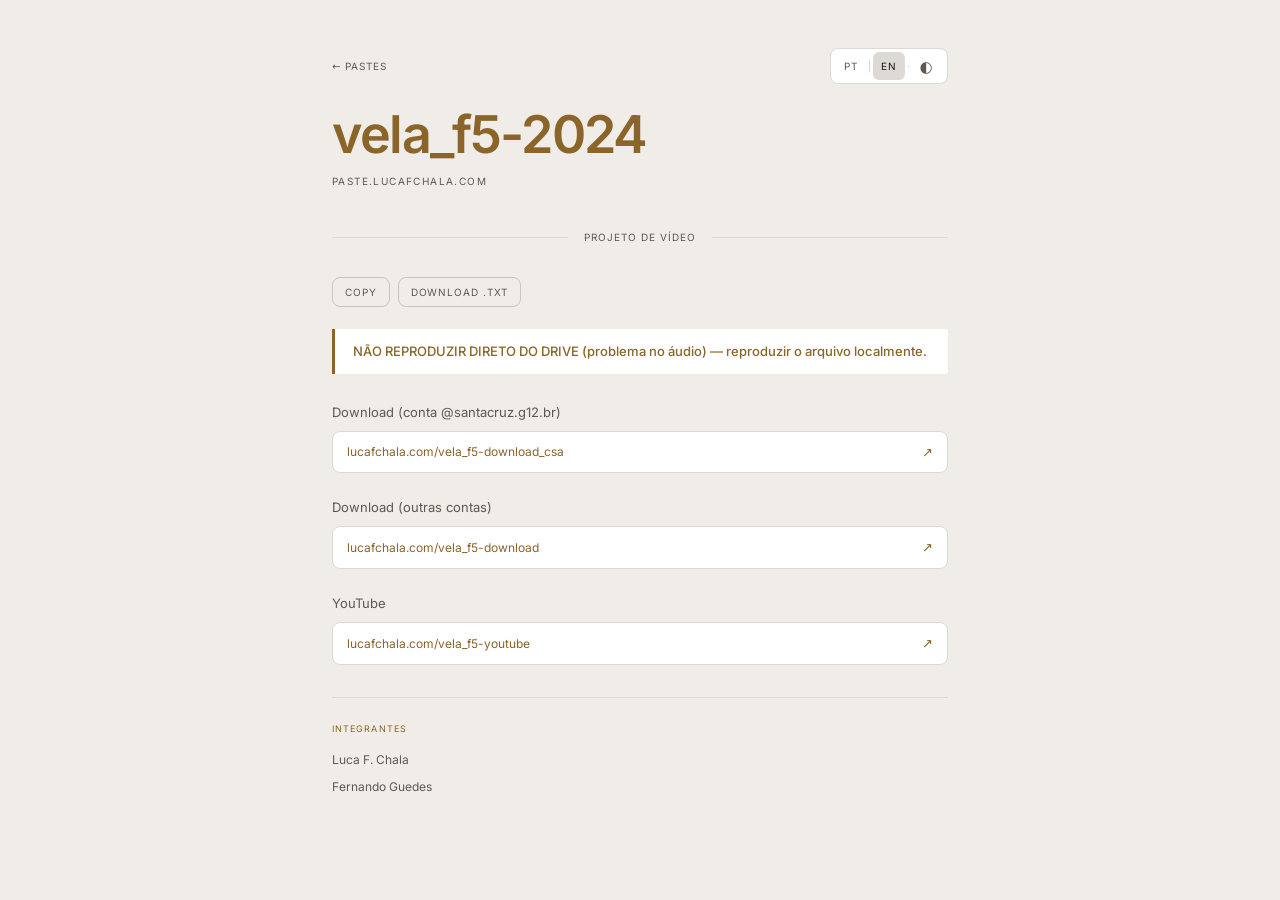
<file: vela_f5-2024/index.html>
<!DOCTYPE html>
<!-- dash:paste-shell v2 — generated by dash.lucafchala.com (genPasteShell); rendering lives in /paste.js and /paste.css -->
<html lang="pt-BR" data-theme="dark">
<head>
<meta charset="UTF-8"><meta name="viewport" content="width=device-width, initial-scale=1.0">
<title>vela_f5-2024 — paste.lucafchala.com</title>
<meta name="description" content="Projeto de vídeo escolar — Vela F5">
<meta name="theme-color" content="#0a0a0a">
<link rel="canonical" href="https://paste.lucafchala.com/vela_f5-2024/">
<meta property="og:type" content="article">
<meta property="og:site_name" content="paste.lucafchala.com">
<meta property="og:title" content="vela_f5-2024">
<meta property="og:description" content="Projeto de vídeo escolar — Vela F5">
<meta property="og:url" content="https://paste.lucafchala.com/vela_f5-2024/">
<meta name="twitter:card" content="summary">
<link rel="icon" type="image/svg+xml" href="/icon.svg">
<link rel="preload" href="/fonts/inter-latin-wght-normal.woff2" as="font" type="font/woff2" crossorigin>
<link rel="stylesheet" href="/paste.css">
<script data-cfasync="false" src="/theme.js"></script>
<script data-cfasync="false" src="/paste.js" defer></script>
</head>
<body data-slug="vela_f5-2024" data-type="links">
<a class="skip" href="#paste-content" data-i18n="skip">Pular para o conteúdo</a>
<nav class="controls" aria-label="paste.lucafchala.com"><a href="/" class="back" data-i18n="back">← pastes</a><div class="controls-inner" role="group" data-i18n-attr="aria-label:prefs" aria-label="Preferências"><button class="ctrl-btn" type="button" data-lang-btn="pt" aria-pressed="true">PT</button><span class="ctrl-sep" aria-hidden="true">|</span><button class="ctrl-btn" type="button" data-lang-btn="en" aria-pressed="false">EN</button><span class="ctrl-sep" aria-hidden="true">·</span><button class="ctrl-btn theme" type="button" id="btn-theme" data-i18n-attr="aria-label:theme" aria-label="Alternar tema">◐</button></div></nav>
<header><h1 class="slug" id="paste-slug">vela_f5-2024</h1><p class="micro">paste.lucafchala.com</p>
<div class="rule" id="paste-rule">PROJETO DE VÍDEO</div></header>
<main class="content" id="paste-content" lang="pt-BR">
<pre class="paste-pre" id="paste-body">NÃO REPRODUZIR DIRETO DO DRIVE (problema no áudio) — reproduzir o arquivo localmente.

Download (conta @santacruz.g12.br):
https://lucafchala.com/vela_f5-download_csa

Download (outras contas):
https://lucafchala.com/vela_f5-download

YouTube:
https://lucafchala.com/vela_f5-youtube

Integrantes:
- Luca F. Chala
- Fernando Guedes</pre>
</main>
<script async data-cfasync="false" src="https://fotos.lucafchala.com/destaque.js"></script>
</body>
</html>
</file>
<file: paste.css>
/* paste.lucafchala.com — shared styles for the index, every paste page and the
   hand-built pages. Tokens match the ecosystem (see lucafchala.com/style.css). */

@font-face { font-family: 'Inter'; font-style: normal; font-weight: 100 900; font-display: swap; src: url('/fonts/inter-latin-wght-normal.woff2') format('woff2'); unicode-range: U+0000-00FF, U+0131, U+0152-0153, U+02BB-02BC, U+02C6, U+02DA, U+02DC, U+0304, U+0308, U+0329, U+2000-206F, U+20AC, U+2122, U+2191, U+2193, U+2212, U+2215, U+FEFF, U+FFFD; }

@font-face { font-family: 'JetBrains Mono'; font-style: normal; font-weight: 300 500; font-display: swap; src: url('/fonts/jetbrains-mono-latin.woff2') format('woff2'); }

*, *::before, *::after { box-sizing: border-box; margin: 0; padding: 0; }

:root {
    --bg: #0a0a0a; --ctrl-bg: #111111; --border: #1c1c1c; --border-strong: #2e2e2e;
    --text: #f0ebe5; --muted: #9a948c; --accent: #c0a060; --accent-dim: #6b5a35;
    --mono: 'Inter', system-ui, -apple-system, 'Segoe UI', Roboto, sans-serif;
    --code: 'JetBrains Mono', ui-monospace, 'SF Mono', Menlo, Consolas, monospace;
    --serif: 'Inter', system-ui, -apple-system, 'Segoe UI', Roboto, sans-serif;
    color-scheme: dark;
}
[data-theme="light"] {
    --bg: #f0ece8; --ctrl-bg: #ffffff; --border: #ddd9d4; --border-strong: #c9c4be;
    --text: #1a1715; --muted: #5f5852; --accent: #8a6428; --accent-dim: #c7a56d;
    color-scheme: light;
}

html { background: var(--bg); color: var(--text); font-family: var(--mono); font-size: 15px; line-height: 1.6; -webkit-font-smoothing: antialiased; -webkit-text-size-adjust: 100%; transition: background 0.25s, color 0.25s; }
body { min-height: 100vh; max-width: 680px; margin: 0 auto; padding: 48px 32px 72px; }
::selection { background: var(--accent); color: var(--bg); }
:focus-visible { outline: 2px solid var(--accent); outline-offset: 2px; border-radius: 6px; }
[hidden] { display: none !important; }
.sr-only { position: absolute; width: 1px; height: 1px; padding: 0; margin: -1px; overflow: hidden; clip: rect(0 0 0 0); white-space: nowrap; border: 0; }
.skip { position: absolute; left: 12px; top: -60px; z-index: 10000; background: var(--accent); color: var(--bg); padding: 8px 14px; border-radius: 8px; font-size: 12px; text-decoration: none; }
.skip:focus { top: 12px; }

/* ── Controls ── */
.controls { display: flex; justify-content: space-between; align-items: center; gap: 12px; margin-bottom: 24px; }
.controls:has(> .controls-inner:only-child) { justify-content: flex-end; }
.back { color: var(--muted); font-size: 10px; letter-spacing: 0.1em; text-transform: uppercase; text-decoration: none; padding: 6px 0; transition: color 0.15s; }
.back:hover { color: var(--accent); }
.controls-inner { display: flex; align-items: center; gap: 2px; background: var(--ctrl-bg); border: 1px solid var(--border); border-radius: 8px; padding: 3px 5px; }
.ctrl-btn { background: none; border: none; color: var(--muted); font-family: var(--mono); font-size: 10px; letter-spacing: 0.09em; text-transform: uppercase; padding: 7px 8px; min-height: 28px; cursor: pointer; transition: color 0.15s, background 0.15s; border-radius: 6px; line-height: 1; display: inline-flex; align-items: center; }
.ctrl-btn:hover { color: var(--accent); }
.ctrl-btn[aria-pressed="true"] { color: var(--text); background: var(--border); }
.ctrl-btn.theme, #btn-theme { font-size: 15px; padding: 4px 8px; }
.ctrl-sep { color: var(--border-strong); font-size: 10px; user-select: none; line-height: 1; }

/* ── Headings ── */
header { margin-bottom: 40px; animation: rise 0.9s cubic-bezier(0.16, 1, 0.3, 1) both; }
.name { font-family: var(--serif); font-size: clamp(48px, 10vw, 72px); font-weight: 600; line-height: 1.05; letter-spacing: -0.035em; margin-bottom: 18px; }
.name em { font-style: normal; color: var(--accent); }
.slug { font-family: var(--serif); font-size: clamp(30px, 7vw, 52px); font-weight: 600; line-height: 1.02; letter-spacing: -0.035em; margin-bottom: 12px; color: var(--accent); overflow-wrap: anywhere; }
.micro { color: var(--muted); font-size: 10px; letter-spacing: 0.14em; text-transform: uppercase; }
.rule { display: flex; align-items: center; gap: 16px; margin: 32px 0; color: var(--muted); font-size: 10px; letter-spacing: 0.1em; text-transform: uppercase; }
.rule::before, .rule::after { content: ''; flex: 1; height: 1px; background: var(--border); }
/* Shells keep the rule inside <header> (every piece of content in a landmark);
   these keep the spacing it had as a sibling: 40px above, 32px below. */
header:has(> .rule) { margin-bottom: 0; }
header > .rule { margin: 40px 0 32px; }

/* ── Paste page ── */
.content { animation: rise 0.9s cubic-bezier(0.16, 1, 0.3, 1) 0.1s both; }
.paste-pre { font-family: var(--code); font-size: 13px; line-height: 1.85; color: var(--text); white-space: pre-wrap; word-break: break-word; tab-size: 4; }
.paste-pre.nowrap { white-space: pre; word-break: normal; overflow-x: auto; padding-bottom: 8px; }
.paste-pre a, .paste-link { color: var(--accent); text-decoration: underline; text-decoration-color: var(--accent-dim); text-underline-offset: 3px; }
.paste-pre a:hover { text-decoration-color: var(--accent); }
.paste-actions { display: flex; flex-wrap: wrap; gap: 8px; margin: 0 0 22px; }
.act-btn { display: inline-flex; align-items: center; gap: 6px; background: none; border: 1px solid var(--border-strong); border-radius: 8px; color: var(--muted); font-family: var(--mono); font-size: 10px; letter-spacing: 0.09em; text-transform: uppercase; padding: 7px 12px; min-height: 30px; cursor: pointer; text-decoration: none; transition: color 0.15s, border-color 0.15s; }
.act-btn:hover { color: var(--text); border-color: var(--accent-dim); }
.act-btn.ok { color: var(--accent); border-color: var(--accent-dim); }
.meta { margin-bottom: 20px; }
.meta-row { display: flex; gap: 12px; padding: 7px 0; border-bottom: 1px solid var(--border); font-size: 12px; }
.meta-row:last-child { border-bottom: none; }
.meta-label { color: var(--muted); width: 100px; flex-shrink: 0; }
.meta-val { color: var(--text); overflow-wrap: anywhere; font-variant-numeric: tabular-nums; }
.meta-val a { color: var(--accent); }
.note { font-size: 12px; color: var(--muted); margin-bottom: 18px; }
.note a { color: var(--accent); }
.not-found { font-size: 13px; color: var(--muted); }

/* ── Index ── */
.tools { display: flex; align-items: center; gap: 12px; margin-bottom: 10px; }
.search { flex: 1; min-width: 0; background: var(--ctrl-bg); border: 1px solid var(--border); border-radius: 8px; color: var(--text); font-family: var(--mono); font-size: 13px; padding: 8px 12px; }
.search::placeholder { color: var(--muted); }
.search:focus { border-color: var(--accent-dim); }
.count { font-size: 10px; color: var(--muted); letter-spacing: 0.08em; white-space: nowrap; }
.paste-list { list-style: none; animation: rise 0.9s cubic-bezier(0.16, 1, 0.3, 1) 0.12s both; }
.paste-item { display: flex; align-items: center; justify-content: space-between; gap: 16px; padding: 16px 0; border-bottom: 1px solid var(--border); text-decoration: none; transition: padding-left 0.15s; }
.paste-list li:first-child .paste-item { border-top: 1px solid var(--border); }
.paste-item:hover { padding-left: 6px; }
.paste-body { display: flex; flex-direction: column; gap: 4px; min-width: 0; }
.paste-slug { font-family: var(--serif); font-size: 20px; font-weight: 400; color: var(--text); line-height: 1.15; overflow-wrap: anywhere; }
.paste-desc { font-size: 11px; color: var(--muted); }
.paste-arrow { color: var(--accent); font-size: 16px; flex-shrink: 0; transition: transform 0.15s; }
.paste-item:hover .paste-arrow { transform: translateX(3px); }
.empty { color: var(--muted); font-size: 12px; padding: 16px 0; }

@keyframes rise { from { opacity: 0; transform: translateY(18px); } to { opacity: 1; transform: translateY(0); } }
@media (prefers-reduced-motion: reduce) { *, *::before, *::after { animation: none !important; transition: none !important; } }
@media (max-width: 540px) { body { padding: 28px 18px 52px; } }

/* type "links" (paste.js renderLinks) */
.links-view { margin-top: 20px; }
.links-view .notice { border-left: 3px solid var(--accent); padding: 12px 18px; background: var(--ctrl-bg); border-radius: 0 3px 3px 0; margin-bottom: 28px; font-size: 13px; font-weight: 500; color: var(--accent); white-space: pre-line; }
.links-view .block { margin-bottom: 24px; }
.links-view .block p, .links-view .links-text { font-size: 13px; color: var(--muted); margin-bottom: 8px; white-space: pre-line; }
.links-view .link-row { display: flex; align-items: center; gap: 10px; padding: 10px 14px; border: 1px solid var(--border); border-radius: 8px; background: var(--ctrl-bg); text-decoration: none; transition: border-color 0.15s, background 0.15s; }
.links-view .link-row:hover { border-color: var(--accent); }
.links-view .link-url { font-size: 12px; color: var(--accent); flex: 1; min-width: 0; overflow: hidden; text-overflow: ellipsis; white-space: nowrap; }
.links-view .link-arr { color: var(--accent); font-size: 13px; flex-shrink: 0; }
.links-view .members { margin-top: 32px; padding-top: 20px; border-top: 1px solid var(--border); font-size: 12px; color: var(--muted); }
.links-view .members span { display: block; padding: 4px 0; }
.links-view .members .members-title { color: var(--accent); font-size: 9px; letter-spacing: 0.12em; text-transform: uppercase; margin-bottom: 6px; }
</file>
